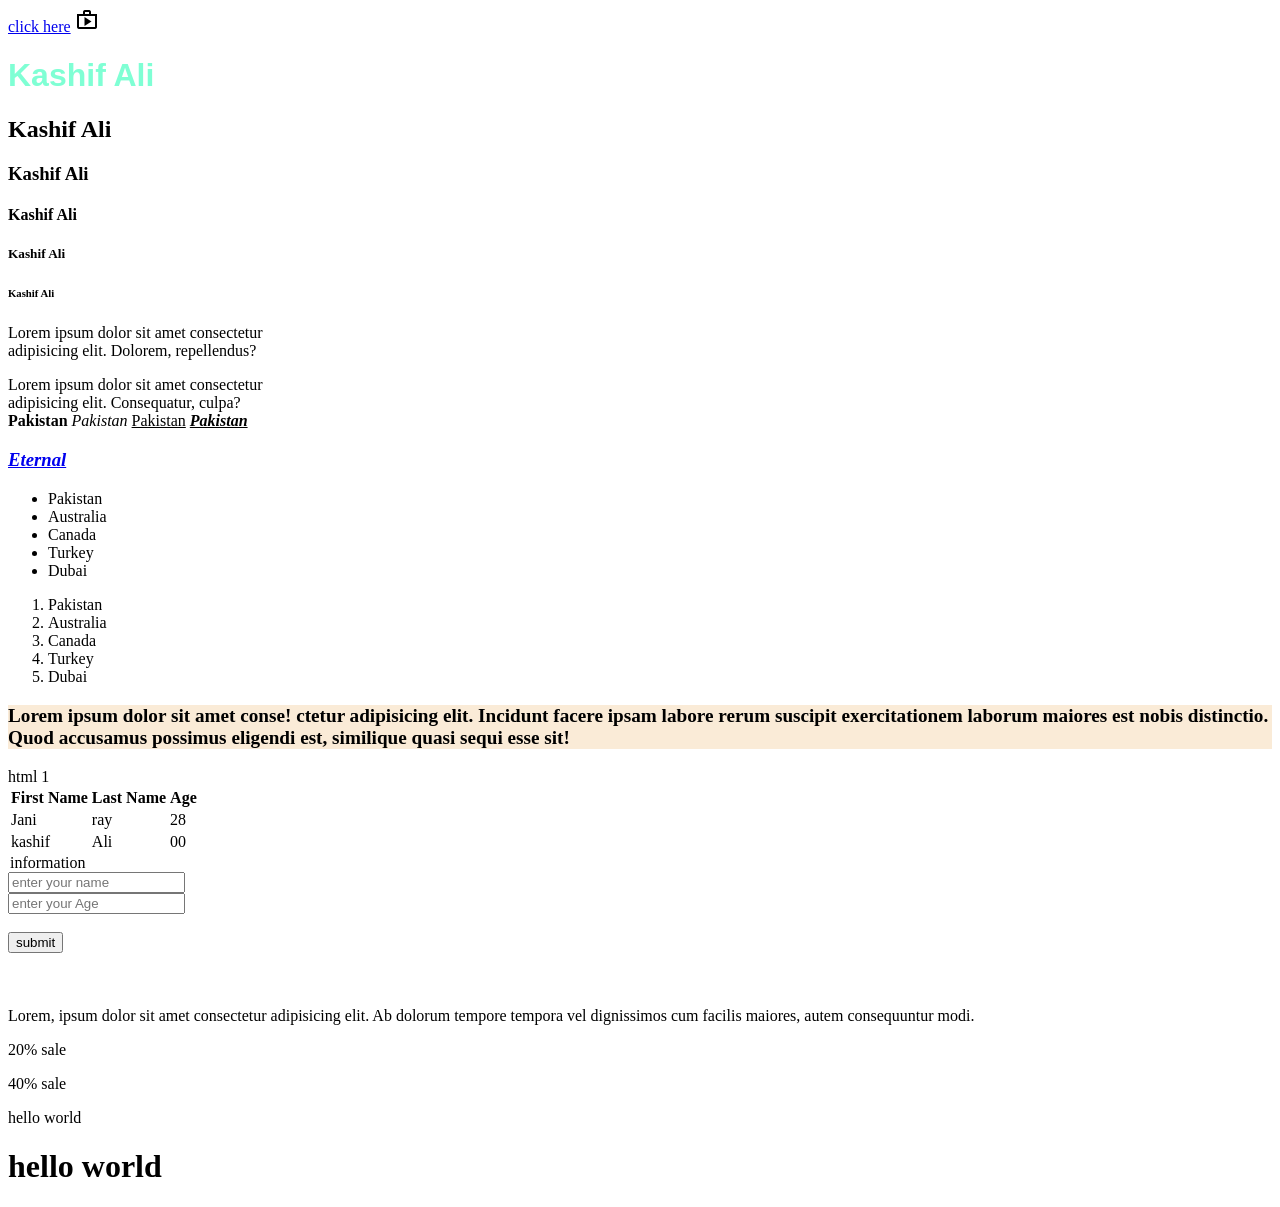
<file: index.html>
<!DOCTYPE html>
<html lang="en">
<head>
    <meta charset="UTF-8">
    <meta name="viewport" content="width=device-width, initial-scale=1.0">
    <title>Document</title>

    <style>
        .para{
            background-color: antiquewhite;
            font-size: larger;
            font-weight: bolder;
        }

    </style>
<link rel="stylesheet" href="https://fonts.googleapis.com/css2?family=Material+Symbols+Outlined" />


</head>
<body>

  <a href="index.html">click here</a>
<style>
  a:visited{color: green;}

  a:hover{color: aquamarine;}

  a:active{color: brown;}

</style>
 

  <i  class="material-symbols-outlined">shop</i>


<h1  style="color: aquamarine; font-family: Impact, Haettenschweiler, 'Arial Narrow Bold', sans-serif;">Kashif Ali </h1>
<h2 class="h2">Kashif Ali </h2>
<h3 id="h3">Kashif Ali </h3>
<h4>Kashif Ali </h4>
<h5>Kashif Ali </h5>
<h6>Kashif Ali </h6>

<p>Lorem ipsum dolor sit amet consectetur <br> adipisicing elit. Dolorem, repellendus?</p>

<span>Lorem ipsum dolor sit amet consectetur <br> adipisicing elit. Consequatur, culpa?</span>
<br>
<b>Pakistan</b>
<i>Pakistan</i>
<u>Pakistan</u>
<b><i><u>Pakistan</u></i></b>
<a href="https://eternalweddings.rf.gd/?i=1"><h3><i><b>Eternal</b></i></h3></a>

<ul>
<li>Pakistan</li>
<li>Australia</li>
<li>Canada</li>
<li>Turkey</li>
<li>Dubai</li>
</ul>

<ol>
<li>Pakistan</li>
<li>Australia</li>
<li>Canada</li>
<li>Turkey</li>
<li>Dubai</li>

</ol>

<P class="para">Lorem ipsum dolor sit amet conse!
ctetur adipisicing elit. Incidunt facere ipsam labore 
    rerum suscipit exercitationem laborum maiores est nobis distinctio. Quod accusamus possimus eligendi est, similique 
    quasi sequi esse sit!</P>


    <table>
  <tr>
    <th>First Name</th>
    <th>Last Name</th>
    <th>Age</th>
  </tr>
  html 1

    <td>Jani</td>
    <td>ray</td>
    <td>28</td>
  </tr>
  <tr>
    <td>kashif</td>
    <td>Ali</td>
    <td>00</td>
  </tr>
</table>
    <legend>information</legend>
    <form action="">
        <input type="" placeholder="enter your name"><br>
        <input type="" placeholder="enter your Age"><br><br>
        <button>submit</button><br><br>
    </form>
</fieldset>
<br><br>
    
<div class="div">
  Lorem, ipsum dolor sit amet consectetur adipisicing elit. Ab dolorum tempore tempora vel dignissimos cum facilis maiores, autem consequuntur modi.
</div>

<p class="p1">20% sale</p> 
<p class="p2">40% sale</p>
<p class="p3">hello world</p>
<h1 class="ph1">hello world</h1>



</body>
</html>
</file>
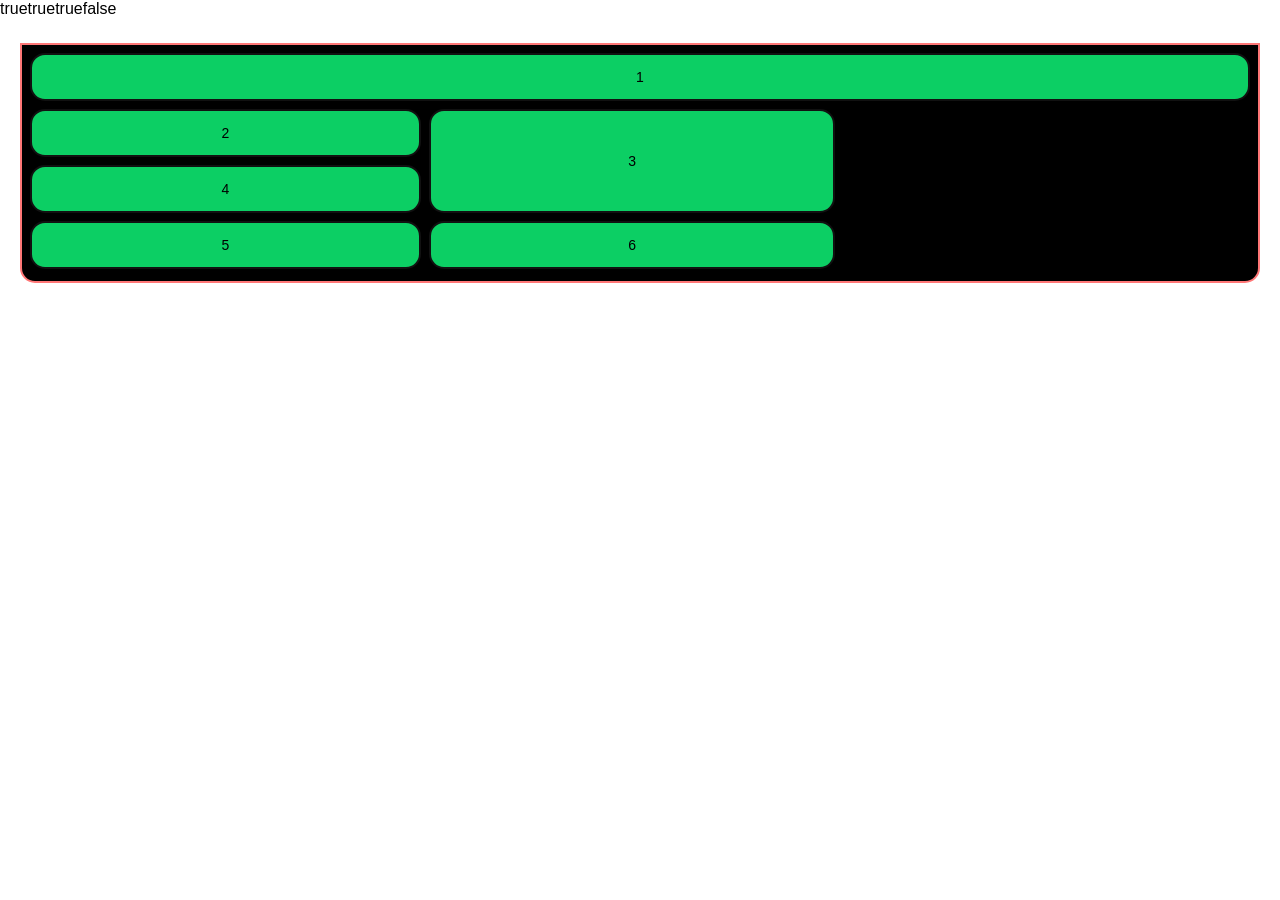
<file: grid.html>
<!DOCTYPE html>
<html lang="en">
<head>
    <meta charset="UTF-8">
    <meta name="viewport" content="width=device-width, initial-scale=1.0">
    <title>Grid Layout</title>
  <script src="SCRIPT.js"></script>
    <style>
        * {
            box-sizing: border-box;
        }

        body {
            margin: 0;
            padding: 0;
            background: white;
            font-family: Arial, sans-serif;
        }

        .container {
            width: 100%;
            max-width: 1240px;
            height: 240px;
            margin: 25px auto 0;

            padding: 8px;

            background-color:black;
            border: 2px solid #ff7777;
            border-radius: 0 0 15px 15px;

            display: grid;

            grid-template-columns: 1fr 1.04fr 1.04fr;
            grid-template-rows: 48px 48px 48px 48px;

            gap: 8px;
        }

        .box {
            background-color:#0ccf64;

            border: 2px solid #111;
            border-radius: 15px;

            display: flex;
            justify-content: center;
            align-items: center;

            font-size: 14px;
            color: #000;
        }

        /* Box 1 - Full width */
        .box1 {
            grid-column: 1 / 4;
            grid-row: 1;
        }

        /* Box 2 */
        .box2 {
            grid-column: 1;
            grid-row: 2;
        }

        /* Box 3 - Right side, 2 rows tall */
        .box3 {
            grid-column: 2 / 3;
            grid-row: 2 / 4;
        }

        /* Box 4 */
        .box4 {
            grid-column: 1;
            grid-row: 3;
        }

        /* Box 5 */
        .box5 {
            grid-column: 1;
            grid-row: 4;
        }

        /* Box 6 */
        .box6 {
            grid-column: 2;
            grid-row: 4;
        }
    </style>
</head>

<body>

    <div class="container">

        <div class="box box1">1</div>

        <div class="box box2">2</div>

        <div class="box box3">3</div>

        <div class="box box4">4</div>

        <div class="box box5">5</div>

        <div class="box box6">6</div>

    </div>

</body>
</html>
</file>
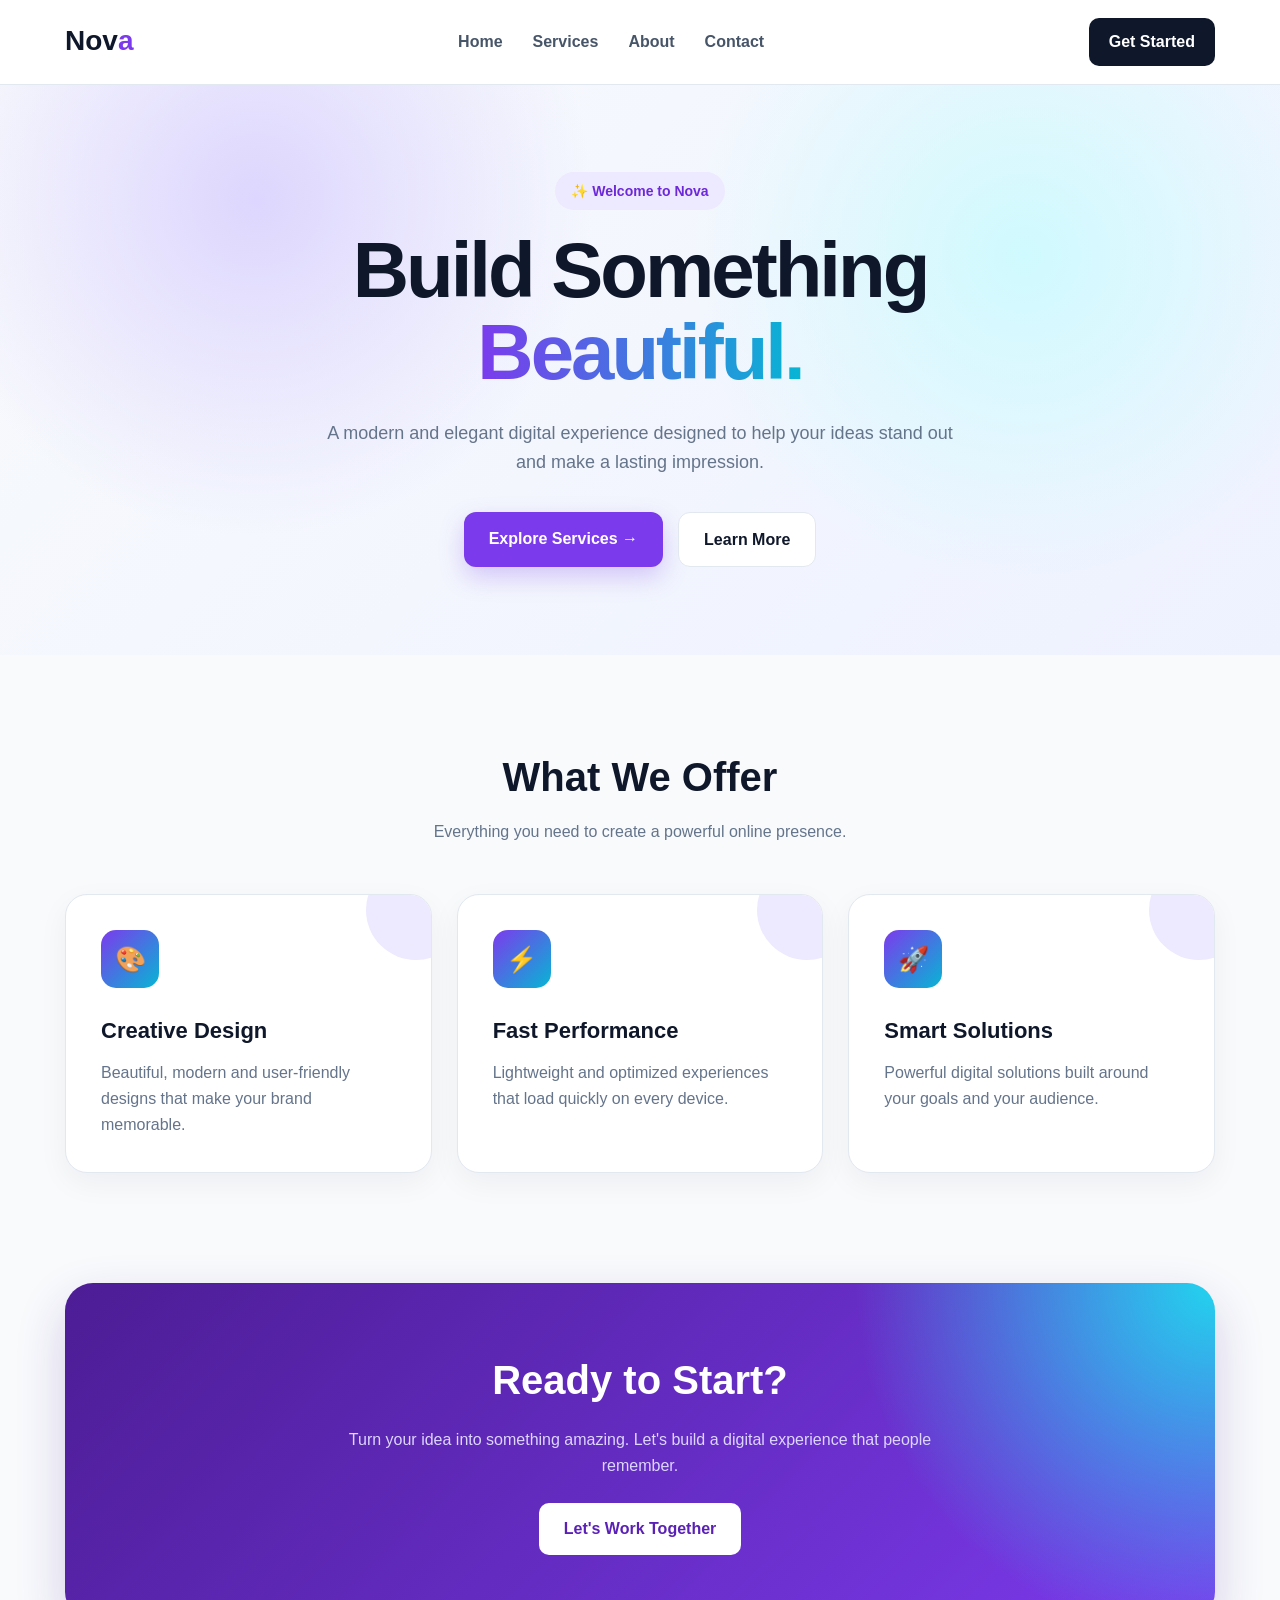
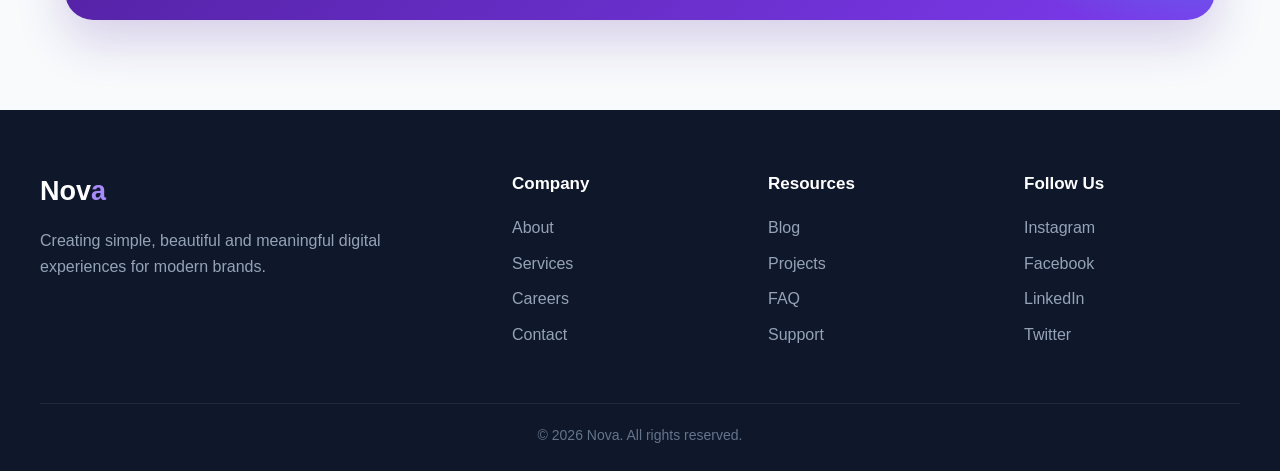
<file: home.html>
<!DOCTYPE html>
<html lang="en">
<head>
    <meta charset="UTF-8">
    <meta name="viewport" content="width=device-width, initial-scale=1.0">
    <title>Nova - Modern Home</title>

    <style>
        * {
            margin: 0;
            padding: 0;
            box-sizing: border-box;
        }

        :root {
            --primary: #7c3aed;
            --secondary: #06b6d4;
            --dark: #0f172a;
            --text: #334155;
            --light: #f8fafc;
            --white: #ffffff;
        }

        body {
            font-family: Arial, Helvetica, sans-serif;
            background: #f8fafc;
            color: var(--text);
            line-height: 1.6;
        }

        /* ================= HEADER ================= */

        header {
            background: rgba(255, 255, 255, 0.9);
            backdrop-filter: blur(12px);
            border-bottom: 1px solid #e2e8f0;
            position: sticky;
            top: 0;
            z-index: 100;
        }

        .navbar {
            max-width: 1200px;
            margin: auto;
            padding: 18px 25px;
            display: flex;
            justify-content: space-between;
            align-items: center;
        }

        .logo {
            font-size: 28px;
            font-weight: 800;
            color: var(--dark);
        }

        .logo span {
            color: var(--primary);
        }

        nav {
            display: flex;
            gap: 30px;
        }

        nav a {
            text-decoration: none;
            color: #475569;
            font-weight: 600;
            transition: 0.3s;
        }

        nav a:hover {
            color: var(--primary);
        }

        .nav-btn {
            text-decoration: none;
            background: var(--dark);
            color: white;
            padding: 11px 20px;
            border-radius: 10px;
            font-weight: 600;
            transition: 0.3s;
        }

        .nav-btn:hover {
            background: var(--primary);
            transform: translateY(-2px);
        }

        /* ================= HERO ================= */

        .hero {
            min-height: 570px;
            display: flex;
            align-items: center;
            justify-content: center;
            text-align: center;
            padding: 80px 25px;
            background:
                radial-gradient(circle at 20% 20%, #ddd6fe 0, transparent 30%),
                radial-gradient(circle at 80% 30%, #cffafe 0, transparent 30%),
                linear-gradient(135deg, #f8fafc, #eef2ff);
        }

        .hero-content {
            max-width: 800px;
        }

        .badge {
            display: inline-block;
            background: #ede9fe;
            color: #6d28d9;
            padding: 8px 16px;
            border-radius: 30px;
            font-size: 14px;
            font-weight: bold;
            margin-bottom: 20px;
        }

        .hero h1 {
            font-size: clamp(45px, 7vw, 78px);
            line-height: 1.05;
            color: var(--dark);
            margin-bottom: 25px;
            letter-spacing: -3px;
        }

        .hero h1 span {
            background: linear-gradient(90deg, #7c3aed, #06b6d4);
            -webkit-background-clip: text;
            -webkit-text-fill-color: transparent;
        }

        .hero p {
            max-width: 650px;
            margin: auto;
            color: #64748b;
            font-size: 18px;
            margin-bottom: 35px;
        }

        .hero-buttons {
            display: flex;
            justify-content: center;
            gap: 15px;
            flex-wrap: wrap;
        }

        .btn {
            text-decoration: none;
            padding: 14px 25px;
            border-radius: 12px;
            font-weight: bold;
            transition: 0.3s;
        }

        .btn-primary {
            background: var(--primary);
            color: white;
            box-shadow: 0 10px 25px rgba(124, 58, 237, 0.25);
        }

        .btn-primary:hover {
            transform: translateY(-3px);
            box-shadow: 0 15px 30px rgba(124, 58, 237, 0.35);
        }

        .btn-secondary {
            background: white;
            color: var(--dark);
            border: 1px solid #e2e8f0;
        }

        .btn-secondary:hover {
            transform: translateY(-3px);
            border-color: #cbd5e1;
        }

        /* ================= CARDS ================= */

        .services {
            max-width: 1200px;
            margin: auto;
            padding: 90px 25px;
        }

        .section-heading {
            text-align: center;
            margin-bottom: 50px;
        }

        .section-heading h2 {
            font-size: 40px;
            color: var(--dark);
            margin-bottom: 10px;
        }

        .section-heading p {
            color: #64748b;
        }

        .cards {
            display: grid;
            grid-template-columns: repeat(3, 1fr);
            gap: 25px;
        }

        .card {
            background: white;
            padding: 35px;
            border-radius: 22px;
            border: 1px solid #e2e8f0;
            box-shadow: 0 10px 30px rgba(15, 23, 42, 0.05);
            transition: 0.35s ease;
            position: relative;
            overflow: hidden;
        }

        .card::before {
            content: "";
            position: absolute;
            width: 100px;
            height: 100px;
            background: #ede9fe;
            border-radius: 50%;
            right: -35px;
            top: -35px;
        }

        .card:hover {
            transform: translateY(-10px);
            box-shadow: 0 20px 45px rgba(15, 23, 42, 0.1);
        }

        .icon {
            width: 58px;
            height: 58px;
            display: flex;
            align-items: center;
            justify-content: center;
            background: linear-gradient(135deg, #7c3aed, #06b6d4);
            color: white;
            font-size: 25px;
            border-radius: 15px;
            margin-bottom: 25px;
            position: relative;
        }

        .card h3 {
            color: var(--dark);
            font-size: 22px;
            margin-bottom: 12px;
        }

        .card p {
            color: #64748b;
        }

        /* ================= CTA ================= */

        .cta {
            max-width: 1150px;
            margin: 20px auto 90px;
            padding: 65px 30px;
            text-align: center;
            border-radius: 28px;
            color: white;
            background:
                radial-gradient(circle at top right, #22d3ee, transparent 30%),
                linear-gradient(135deg, #4c1d95, #7c3aed);
            box-shadow: 0 20px 50px rgba(76, 29, 149, 0.2);
        }

        .cta h2 {
            font-size: 40px;
            margin-bottom: 15px;
        }

        .cta p {
            color: #ddd6fe;
            max-width: 600px;
            margin: 0 auto 25px;
        }

        .cta a {
            display: inline-block;
            background: white;
            color: #5b21b6;
            padding: 13px 25px;
            border-radius: 10px;
            text-decoration: none;
            font-weight: bold;
            transition: 0.3s;
        }

        .cta a:hover {
            transform: scale(1.05);
        }

        /* ================= FOOTER ================= */

        footer {
            background: #0f172a;
            color: white;
            padding: 60px 25px 25px;
        }

        .footer-container {
            max-width: 1200px;
            margin: auto;
            display: grid;
            grid-template-columns: 2fr 1fr 1fr 1fr;
            gap: 40px;
        }

        .footer-brand h2 {
            font-size: 27px;
            margin-bottom: 15px;
        }

        .footer-brand h2 span {
            color: #a78bfa;
        }

        .footer-brand p {
            color: #94a3b8;
            max-width: 350px;
        }

        .footer-column h4 {
            margin-bottom: 18px;
            font-size: 17px;
        }

        .footer-column a {
            display: block;
            color: #94a3b8;
            text-decoration: none;
            margin-bottom: 10px;
            transition: 0.3s;
        }

        .footer-column a:hover {
            color: white;
            transform: translateX(4px);
        }

        .footer-bottom {
            max-width: 1200px;
            margin: 45px auto 0;
            padding-top: 20px;
            border-top: 1px solid #1e293b;
            text-align: center;
            color: #64748b;
            font-size: 14px;
        }

        /* ================= RESPONSIVE ================= */

        @media (max-width: 850px) {
            nav {
                display: none;
            }

            .cards {
                grid-template-columns: 1fr;
            }

            .footer-container {
                grid-template-columns: 1fr 1fr;
            }
        }

        @media (max-width: 550px) {
            .navbar {
                padding: 16px 18px;
            }

            .nav-btn {
                padding: 9px 14px;
                font-size: 14px;
            }

            .hero {
                min-height: 520px;
                padding: 60px 20px;
            }

            .hero h1 {
                letter-spacing: -2px;
            }

            .hero p {
                font-size: 16px;
            }

            .services {
                padding: 65px 20px;
            }

            .section-heading h2,
            .cta h2 {
                font-size: 32px;
            }

            .footer-container {
                grid-template-columns: 1fr;
            }
        }
    </style>
</head>

<body>

    <!-- ================= HEADER ================= -->

    <header>
        <div class="navbar">

            <div class="logo">
                Nov<span>a</span>
            </div>

            <nav>
                <a href="#">Home</a>
                <a href="#services">Services</a>
                <a href="#about">About</a>
                <a href="#contact">Contact</a>
            </nav>

            <a href="#" class="nav-btn">Get Started</a>

        </div>
    </header>


    <!-- ================= HERO ================= -->

    <section class="hero">

        <div class="hero-content">

            <span class="badge">✨ Welcome to Nova</span>

            <h1>
                Build Something
                <span>Beautiful.</span>
            </h1>

            <p>
                A modern and elegant digital experience designed to
                help your ideas stand out and make a lasting impression.
            </p>

            <div class="hero-buttons">
                <a href="#services" class="btn btn-primary">
                    Explore Services →
                </a>

                <a href="#about" class="btn btn-secondary">
                    Learn More
                </a>
            </div>

        </div>

    </section>


    <!-- ================= SERVICES ================= -->

    <section class="services" id="services">

        <div class="section-heading">
            <h2>What We Offer</h2>
            <p>Everything you need to create a powerful online presence.</p>
        </div>

        <div class="cards">

            <div class="card">

                <div class="icon">🎨</div>

                <h3>Creative Design</h3>

                <p>
                    Beautiful, modern and user-friendly designs
                    that make your brand memorable.
                </p>

            </div>


            <div class="card">

                <div class="icon">⚡</div>

                <h3>Fast Performance</h3>

                <p>
                    Lightweight and optimized experiences
                    that load quickly on every device.
                </p>

            </div>


            <div class="card">

                <div class="icon">🚀</div>

                <h3>Smart Solutions</h3>

                <p>
                    Powerful digital solutions built around
                    your goals and your audience.
                </p>

            </div>

        </div>

    </section>


    <!-- ================= CTA ================= -->

    <section class="cta" id="about">

        <h2>Ready to Start?</h2>

        <p>
            Turn your idea into something amazing.
            Let's build a digital experience that people remember.
        </p>

        <a href="#contact">Let's Work Together</a>

    </section>


    <!-- ================= FOOTER ================= -->

    <footer id="contact">

        <div class="footer-container">

            <div class="footer-brand">

                <h2>Nov<span>a</span></h2>

                <p>
                    Creating simple, beautiful and meaningful
                    digital experiences for modern brands.
                </p>

            </div>


            <div class="footer-column">

                <h4>Company</h4>

                <a href="#">About</a>
                <a href="#">Services</a>
                <a href="#">Careers</a>
                <a href="#">Contact</a>

            </div>


            <div class="footer-column">

                <h4>Resources</h4>

                <a href="#">Blog</a>
                <a href="#">Projects</a>
                <a href="#">FAQ</a>
                <a href="#">Support</a>

            </div>


            <div class="footer-column">

                <h4>Follow Us</h4>

                <a href="#">Instagram</a>
                <a href="#">Facebook</a>
                <a href="#">LinkedIn</a>
                <a href="#">Twitter</a>

            </div>

        </div>


        <div class="footer-bottom">
            © 2026 Nova. All rights reserved.
        </div>

    </footer>

</body>
</html>
</file>
